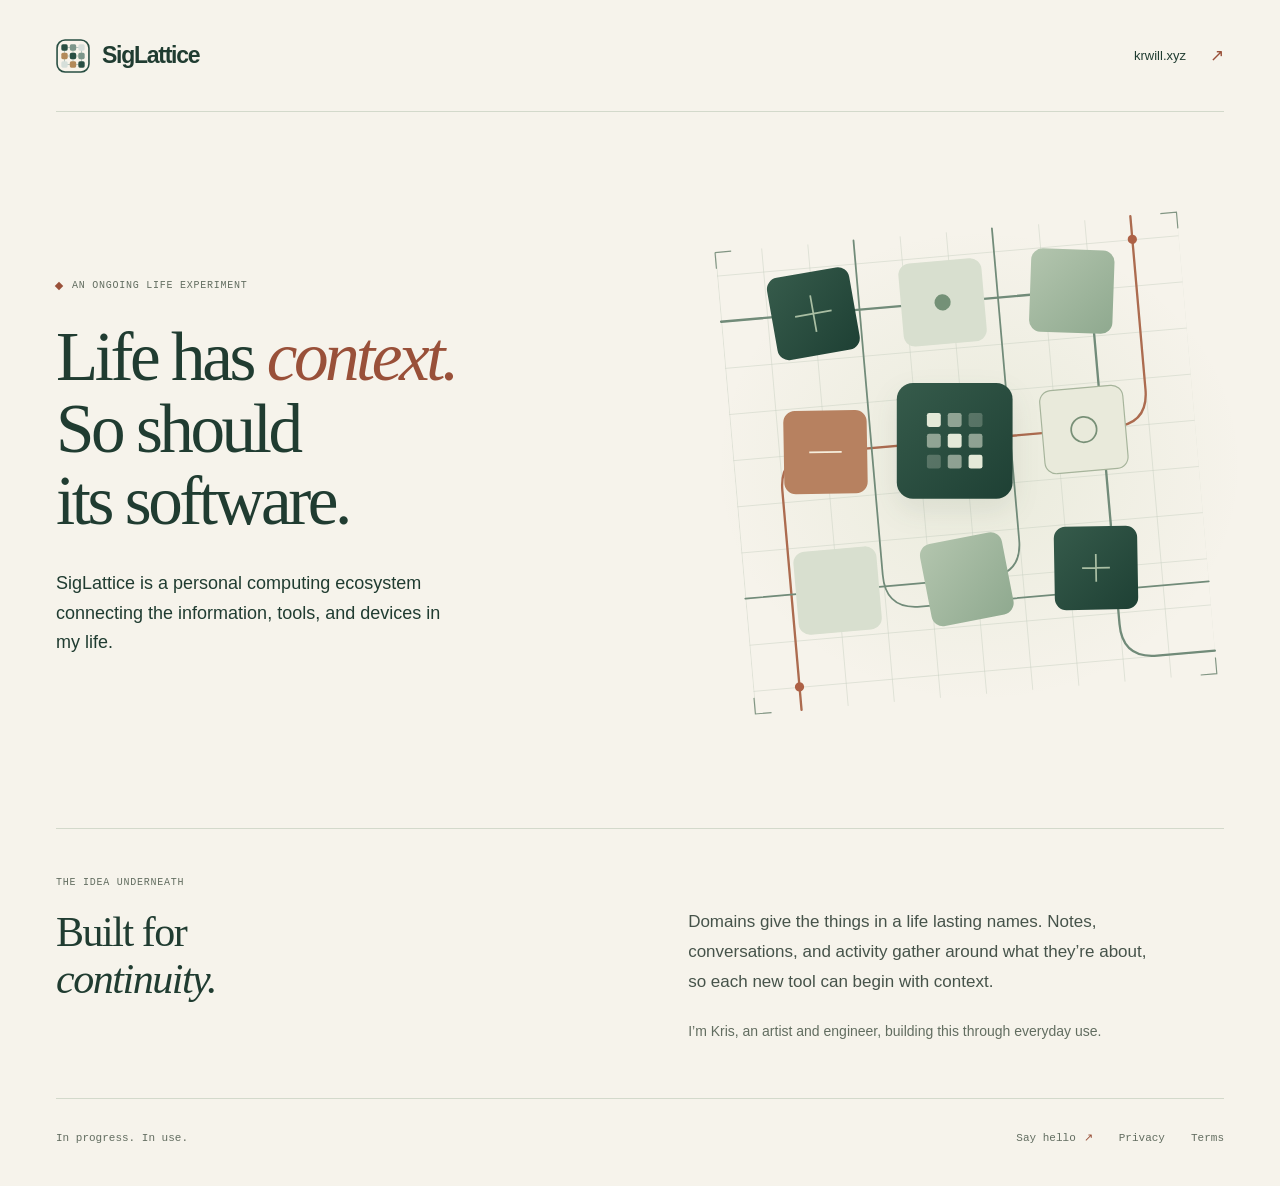
<file: index.html>
<!doctype html>
<html lang="en">
<head>
  <meta charset="utf-8">
  <meta name="viewport" content="width=device-width, initial-scale=1">
  <title>SigLattice — a life in context</title>
  <meta name="description" content="A personal computing ecosystem connecting information, tools, and devices around the things in a life. An ongoing experiment by Kris.">
  <link rel="canonical" href="https://siglattice.com/">
  <meta property="og:title" content="SigLattice — a life in context">
  <meta property="og:description" content="Life has context. So should its software. An ongoing experiment in personal computing.">
  <meta property="og:type" content="website">
  <meta property="og:url" content="https://siglattice.com/">
  <meta name="theme-color" content="#f6f3eb">
  <link rel="icon" href="/assets/siglattice-mark.svg" type="image/svg+xml">
  <link rel="apple-touch-icon" href="/assets/siglattice-mark-512.png">
  <link rel="stylesheet" href="/assets/primer.css">
</head>
<body>
  <a class="skip-link" href="#introduction">Skip to introduction</a>
  <div class="page">
    <header class="masthead">
      <a class="identity" href="/" aria-label="SigLattice home"><img src="/assets/siglattice-mark.svg" alt="" width="34" height="34"><span>SigLattice</span></a>
      <a class="maker" href="https://krwill.xyz/">krwill.xyz <span aria-hidden="true">↗</span></a>
    </header>
    <main id="introduction">
      <section class="opening" aria-labelledby="title">
        <div class="opening-copy">
          <p class="eyebrow"><span class="small-mark" aria-hidden="true"></span>An ongoing life experiment</p>
          <h1 id="title">Life has <em>context.</em><br>So should<br>its software.</h1>
          <p class="lead">SigLattice is a personal computing ecosystem connecting the information, tools, and devices in my life.</p>
        </div>
        <div class="artwork" aria-hidden="true">
          <svg class="lattice" viewBox="0 0 480 520" xmlns="http://www.w3.org/2000/svg">
            <defs>
              <pattern id="paper-grid" width="40" height="40" patternUnits="userSpaceOnUse"><path d="M40 0H0V40" fill="none" stroke="#c6cec0" stroke-width=".8"/></pattern>
              <linearGradient id="tile-green" x1="0" y1="0" x2="1" y2="1"><stop stop-color="#365b4b"/><stop offset="1" stop-color="#1e4034"/></linearGradient>
              <linearGradient id="tile-sage" x1="0" y1="0" x2="1" y2="1"><stop stop-color="#b3c5ae"/><stop offset="1" stop-color="#8fa98f"/></linearGradient>
            </defs>
            <rect class="grid-field" x="40" y="60" width="400" height="400" fill="url(#paper-grid)"/>
            <path d="M40 60h14M40 60v14M440 446v14h-14M426 60h14v14M40 446v14h14" fill="none" stroke="#819583" stroke-width="1"/>
            <g class="threads" fill="none" stroke-linecap="round" stroke-linejoin="round">
              <path d="M40 120H330Q360 120 360 150V410Q360 440 390 440H440" stroke="#718b79" stroke-width="2"/>
              <path d="M80 460V270Q80 240 110 240H370Q400 240 400 210V60" stroke="#ac6b4f" stroke-width="2"/>
              <path d="M160 60V350Q160 380 190 380H440" stroke="#718b79" stroke-width="1.5"/>
              <path d="M40 360H250Q280 360 280 330V60" stroke="#718b79" stroke-width="1.5"/>
            </g>
            <g class="tile tile-one"><rect x="84" y="84" width="72" height="72" rx="10" fill="url(#tile-green)"/><path d="M104 120h32M120 104v32" stroke="#a9bea3" stroke-width="1.5"/></g>
            <g class="tile tile-two"><rect x="196" y="84" width="72" height="72" rx="10" fill="#d8dfcf"/><circle cx="232" cy="120" r="7" fill="#749177"/></g>
            <g class="tile tile-three"><rect x="308" y="84" width="72" height="72" rx="10" fill="url(#tile-sage)"/></g>
            <g class="tile tile-four"><rect x="84" y="204" width="72" height="72" rx="10" fill="#b78160"/><path d="M106 240h28" stroke="#f6eedc" stroke-width="1.5"/></g>
            <g class="tile tile-center"><rect x="182" y="190" width="100" height="100" rx="14" fill="url(#tile-green)"/><g fill="#e4e9d8"><rect x="208" y="216" width="12" height="12" rx="2"/><rect x="226" y="216" width="12" height="12" rx="2" opacity=".55"/><rect x="244" y="216" width="12" height="12" rx="2" opacity=".25"/><rect x="208" y="234" width="12" height="12" rx="2" opacity=".55"/><rect x="226" y="234" width="12" height="12" rx="2"/><rect x="244" y="234" width="12" height="12" rx="2" opacity=".55"/><rect x="208" y="252" width="12" height="12" rx="2" opacity=".25"/><rect x="226" y="252" width="12" height="12" rx="2" opacity=".55"/><rect x="244" y="252" width="12" height="12" rx="2"/></g></g>
            <g class="tile tile-six"><rect x="308" y="204" width="72" height="72" rx="10" fill="#e9eadb" stroke="#a6b49b"/><circle cx="344" cy="240" r="11" fill="none" stroke="#789077" stroke-width="1.5"/></g>
            <g class="tile tile-seven"><rect x="84" y="324" width="72" height="72" rx="10" fill="#d8dfcf"/></g>
            <g class="tile tile-eight"><rect x="196" y="324" width="72" height="72" rx="10" fill="url(#tile-sage)"/></g>
            <g class="tile tile-nine"><rect x="308" y="324" width="72" height="72" rx="10" fill="url(#tile-green)"/><path d="M332 360h24m-12-12v24" stroke="#a9bea3" stroke-width="1.5"/></g>
            <g fill="#ad6146"><circle cx="80" cy="440" r="4"/><circle cx="400" cy="80" r="4"/></g>
          </svg>
        </div>
      </section>
      <section class="continuity" aria-labelledby="continuity-title">
        <div class="section-heading"><p class="eyebrow">The idea underneath</p><h2 id="continuity-title">Built for<br><em>continuity.</em></h2></div>
        <div class="continuity-copy"><p>Domains give the things in a life lasting names. Notes, conversations, and activity gather around what they’re about, so each new tool can begin with context.</p><p class="author">I’m Kris, an artist and engineer, building this through everyday use.</p></div>
      </section>
    </main>
    <footer class="footer"><span>In progress. In use.</span><nav aria-label="Contact and policies"><a href="mailto:kristopher.williams@fastmail.com">Say hello <span aria-hidden="true">↗</span></a><a href="/privacy-policy/">Privacy</a><a href="/terms-of-service/">Terms</a></nav></footer>
  </div>
</body>
</html>
</file>
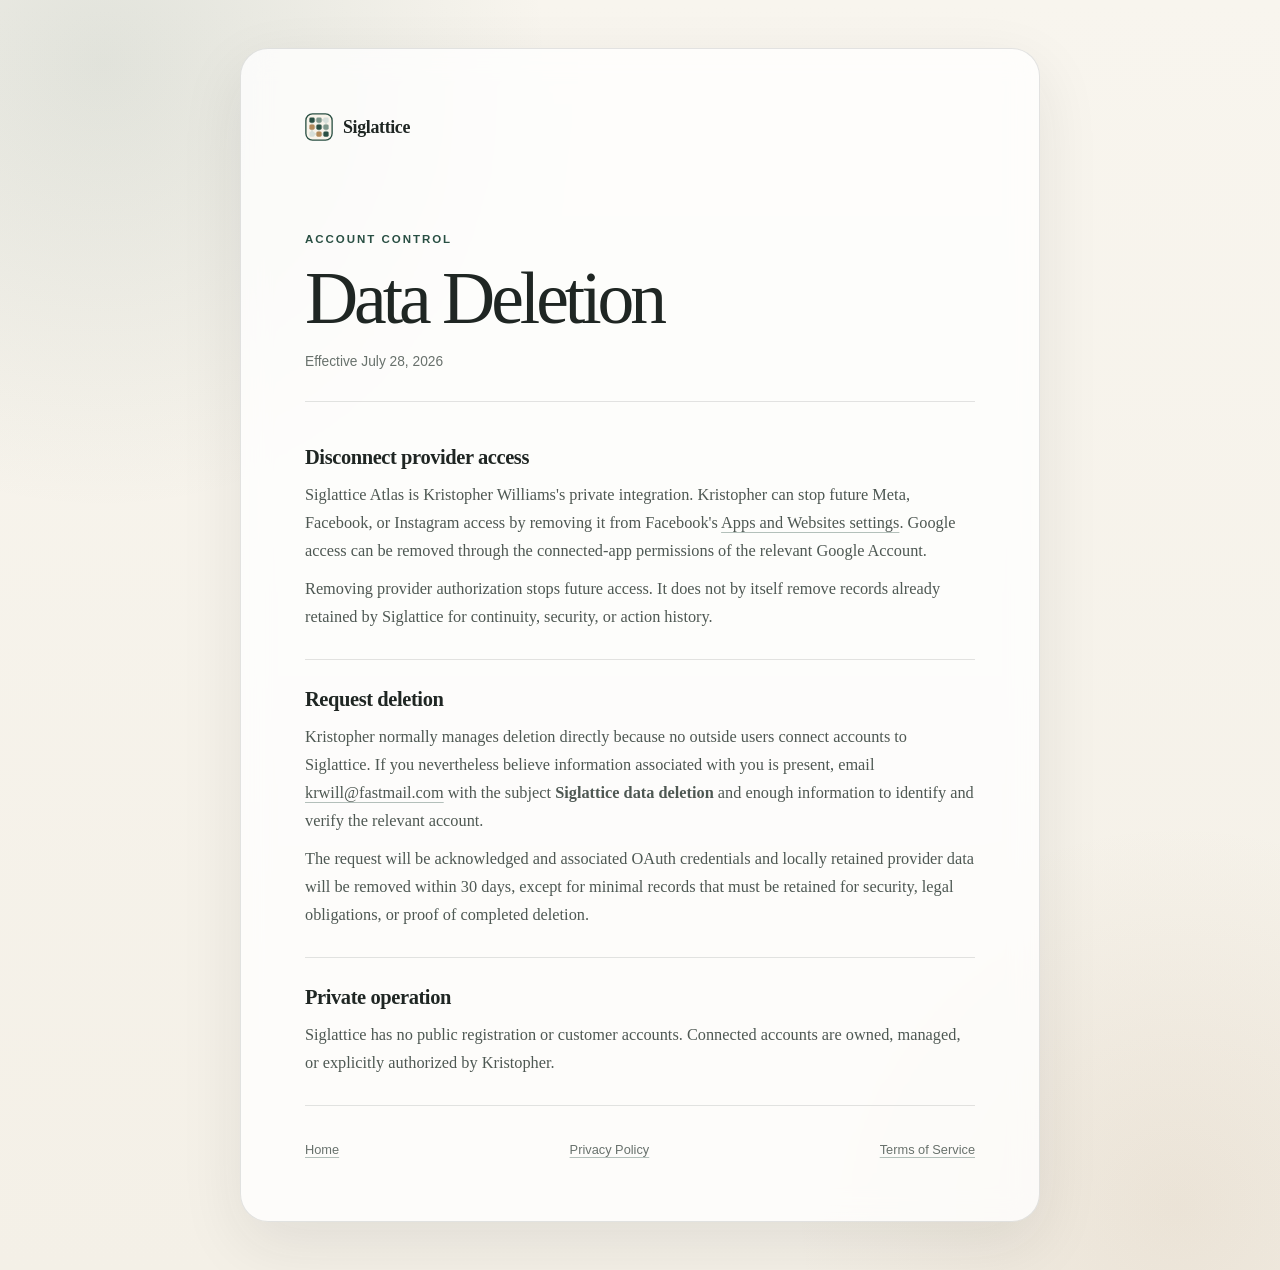
<file: data-deletion/index.html>
<!doctype html>
<html lang="en">
  <head>
    <meta charset="utf-8">
    <meta name="viewport" content="width=device-width, initial-scale=1">
    <title>Data Deletion · Siglattice</title>
    <meta name="description" content="Instructions for requesting deletion of data retained by Siglattice.">
    <link rel="icon" href="/assets/siglattice-mark.svg" type="image/svg+xml">
    <link rel="apple-touch-icon" href="/assets/siglattice-mark-512.png">
    <link rel="stylesheet" href="/assets/site.css">
  </head>
  <body>
    <main class="page">
      <article class="frame document">
        <header class="document-header">
          <a class="wordmark" href="/"><img src="/assets/siglattice-mark.svg" alt="">Siglattice</a>
          <p class="eyebrow">Account control</p>
          <h1>Data Deletion</h1>
          <p class="effective">Effective July 28, 2026</p>
        </header>

        <div class="document-content">
          <section>
            <h2>Disconnect provider access</h2>
            <p>Siglattice Atlas is Kristopher Williams's private integration. Kristopher can stop future Meta, Facebook, or Instagram access by removing it from Facebook's <a href="https://www.facebook.com/settings?tab=applications">Apps and Websites settings</a>. Google access can be removed through the connected-app permissions of the relevant Google Account.</p>
            <p>Removing provider authorization stops future access. It does not by itself remove records already retained by Siglattice for continuity, security, or action history.</p>
          </section>

          <section>
            <h2>Request deletion</h2>
            <p>Kristopher normally manages deletion directly because no outside users connect accounts to Siglattice. If you nevertheless believe information associated with you is present, email <a href="mailto:krwill@fastmail.com?subject=Siglattice%20data%20deletion">krwill@fastmail.com</a> with the subject <strong>Siglattice data deletion</strong> and enough information to identify and verify the relevant account.</p>
            <p>The request will be acknowledged and associated OAuth credentials and locally retained provider data will be removed within 30 days, except for minimal records that must be retained for security, legal obligations, or proof of completed deletion.</p>
          </section>

          <section>
            <h2>Private operation</h2>
            <p>Siglattice has no public registration or customer accounts. Connected accounts are owned, managed, or explicitly authorized by Kristopher.</p>
          </section>
        </div>

        <footer class="site-footer">
          <span><a href="/">Home</a></span>
          <span><a href="/privacy-policy/">Privacy Policy</a></span>
          <span><a href="/terms-of-service/">Terms of Service</a></span>
        </footer>
      </article>
    </main>
  </body>
</html>
</file>
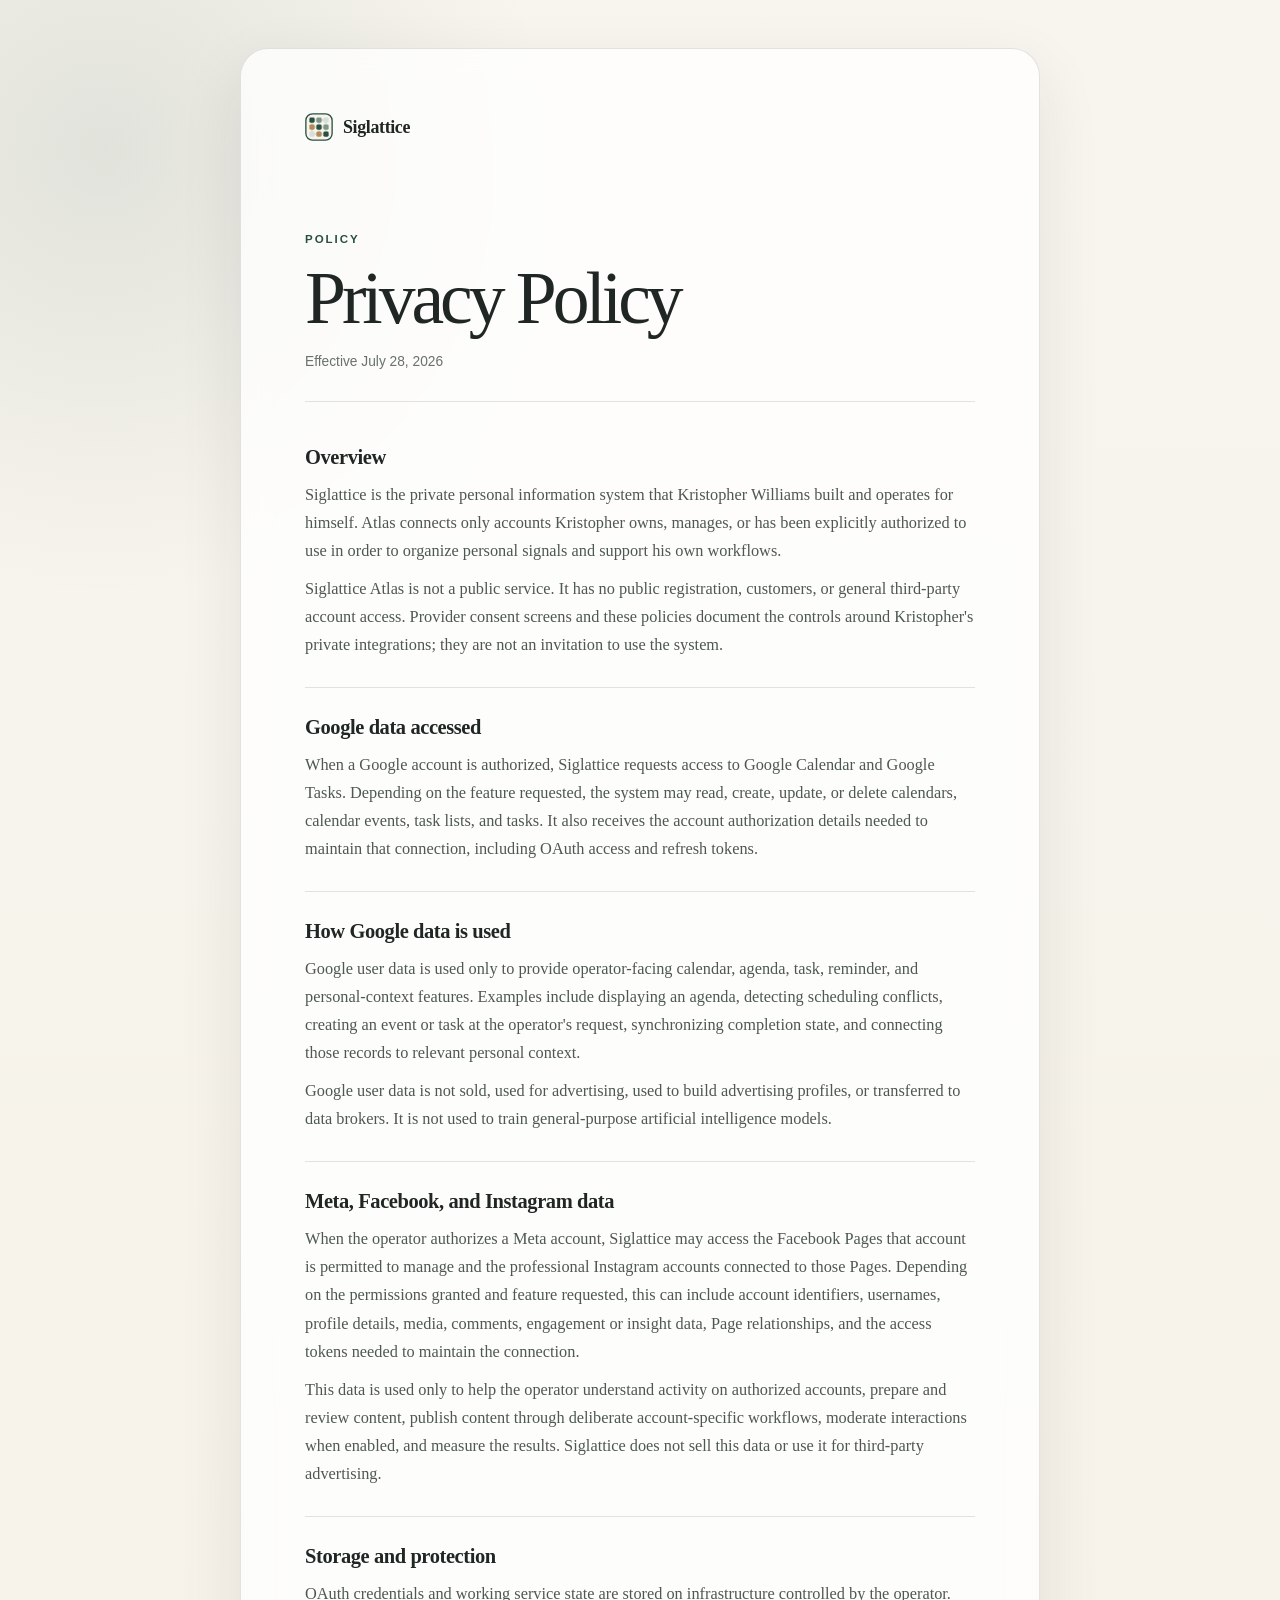
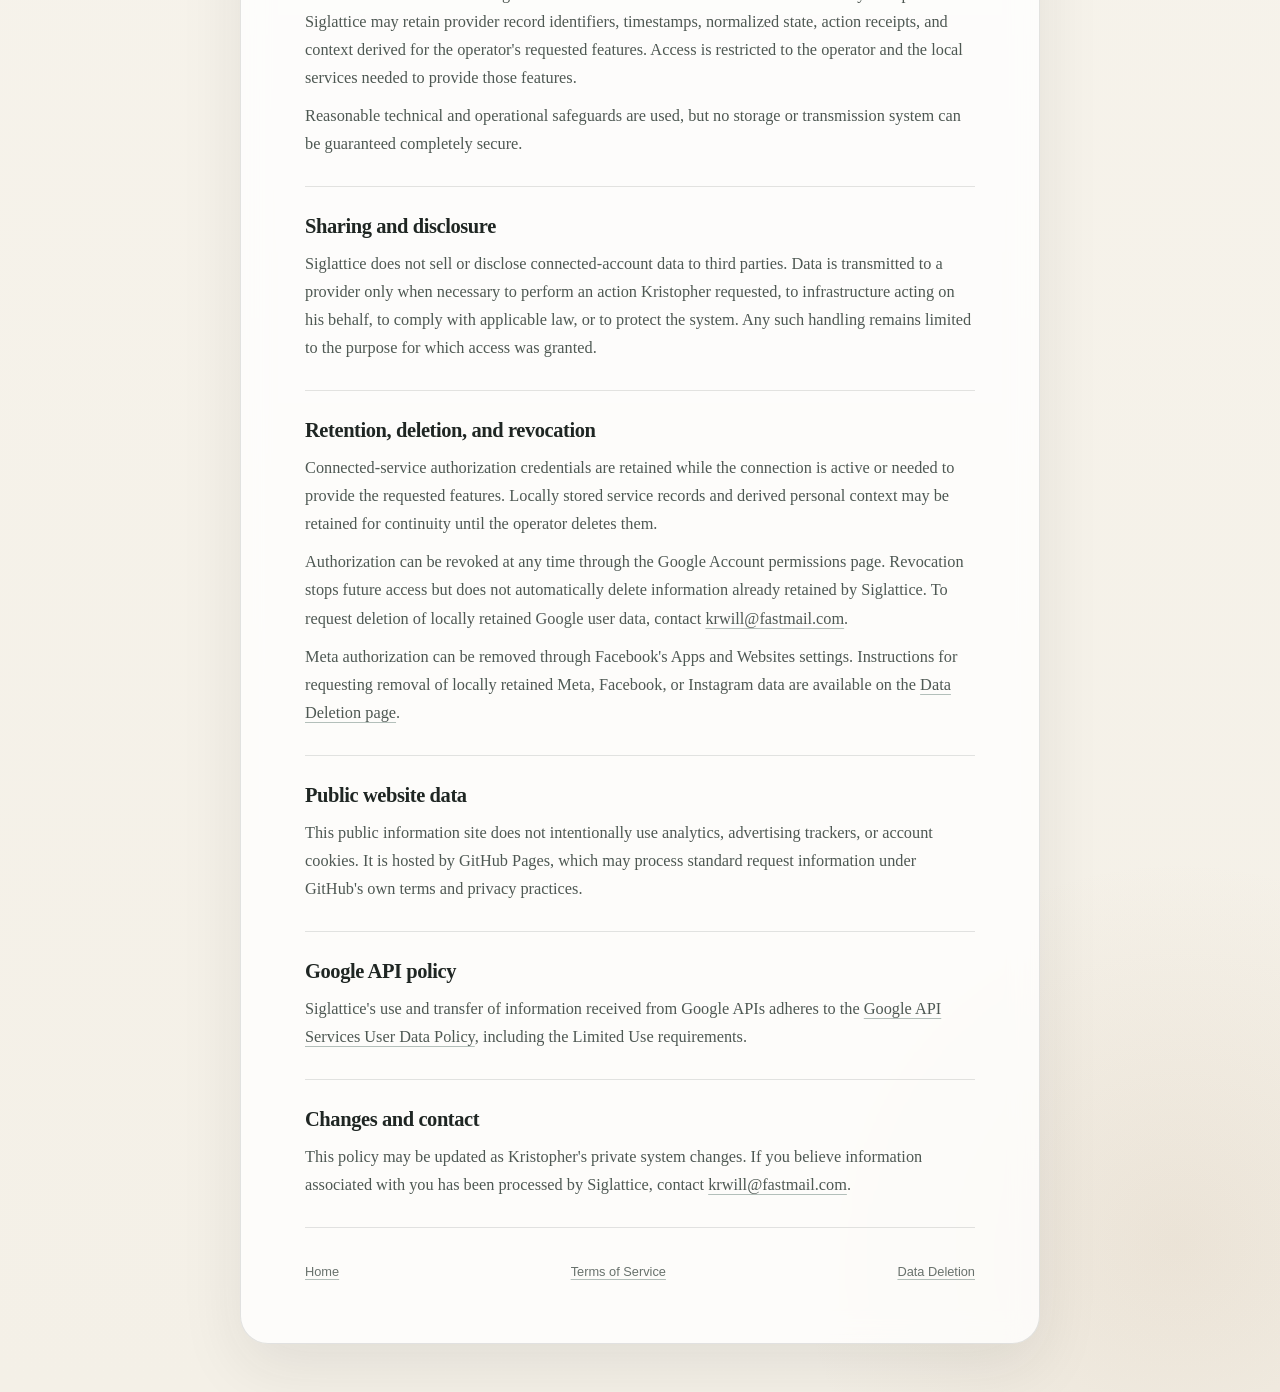
<file: privacy-policy/index.html>
<!doctype html>
<html lang="en">
  <head>
    <meta charset="utf-8">
    <meta name="viewport" content="width=device-width, initial-scale=1">
    <title>Privacy Policy · Siglattice</title>
    <meta name="description" content="Privacy policy for Siglattice and its use of connected-service data.">
    <link rel="icon" href="/assets/siglattice-mark.svg" type="image/svg+xml">
    <link rel="apple-touch-icon" href="/assets/siglattice-mark-512.png">
    <link rel="stylesheet" href="/assets/site.css">
  </head>
  <body>
    <main class="page">
      <article class="frame document">
        <header class="document-header">
          <a class="wordmark" href="/"><img src="/assets/siglattice-mark.svg" alt="">Siglattice</a>
          <p class="eyebrow">Policy</p>
          <h1>Privacy Policy</h1>
          <p class="effective">Effective July 28, 2026</p>
        </header>

        <div class="document-content">
          <section>
            <h2>Overview</h2>
            <p>Siglattice is the private personal information system that Kristopher Williams built and operates for himself. Atlas connects only accounts Kristopher owns, manages, or has been explicitly authorized to use in order to organize personal signals and support his own workflows.</p>
            <p>Siglattice Atlas is not a public service. It has no public registration, customers, or general third-party account access. Provider consent screens and these policies document the controls around Kristopher's private integrations; they are not an invitation to use the system.</p>
          </section>

          <section>
            <h2>Google data accessed</h2>
            <p>When a Google account is authorized, Siglattice requests access to Google Calendar and Google Tasks. Depending on the feature requested, the system may read, create, update, or delete calendars, calendar events, task lists, and tasks. It also receives the account authorization details needed to maintain that connection, including OAuth access and refresh tokens.</p>
          </section>

          <section>
            <h2>How Google data is used</h2>
            <p>Google user data is used only to provide operator-facing calendar, agenda, task, reminder, and personal-context features. Examples include displaying an agenda, detecting scheduling conflicts, creating an event or task at the operator's request, synchronizing completion state, and connecting those records to relevant personal context.</p>
            <p>Google user data is not sold, used for advertising, used to build advertising profiles, or transferred to data brokers. It is not used to train general-purpose artificial intelligence models.</p>
          </section>

          <section>
            <h2>Meta, Facebook, and Instagram data</h2>
            <p>When the operator authorizes a Meta account, Siglattice may access the Facebook Pages that account is permitted to manage and the professional Instagram accounts connected to those Pages. Depending on the permissions granted and feature requested, this can include account identifiers, usernames, profile details, media, comments, engagement or insight data, Page relationships, and the access tokens needed to maintain the connection.</p>
            <p>This data is used only to help the operator understand activity on authorized accounts, prepare and review content, publish content through deliberate account-specific workflows, moderate interactions when enabled, and measure the results. Siglattice does not sell this data or use it for third-party advertising.</p>
          </section>

          <section>
            <h2>Storage and protection</h2>
            <p>OAuth credentials and working service state are stored on infrastructure controlled by the operator. Siglattice may retain provider record identifiers, timestamps, normalized state, action receipts, and context derived for the operator's requested features. Access is restricted to the operator and the local services needed to provide those features.</p>
            <p>Reasonable technical and operational safeguards are used, but no storage or transmission system can be guaranteed completely secure.</p>
          </section>

          <section>
            <h2>Sharing and disclosure</h2>
            <p>Siglattice does not sell or disclose connected-account data to third parties. Data is transmitted to a provider only when necessary to perform an action Kristopher requested, to infrastructure acting on his behalf, to comply with applicable law, or to protect the system. Any such handling remains limited to the purpose for which access was granted.</p>
          </section>

          <section>
            <h2>Retention, deletion, and revocation</h2>
            <p>Connected-service authorization credentials are retained while the connection is active or needed to provide the requested features. Locally stored service records and derived personal context may be retained for continuity until the operator deletes them.</p>
            <p>Authorization can be revoked at any time through the Google Account permissions page. Revocation stops future access but does not automatically delete information already retained by Siglattice. To request deletion of locally retained Google user data, contact <a href="mailto:krwill@fastmail.com">krwill@fastmail.com</a>.</p>
            <p>Meta authorization can be removed through Facebook's Apps and Websites settings. Instructions for requesting removal of locally retained Meta, Facebook, or Instagram data are available on the <a href="/data-deletion/">Data Deletion page</a>.</p>
          </section>

          <section>
            <h2>Public website data</h2>
            <p>This public information site does not intentionally use analytics, advertising trackers, or account cookies. It is hosted by GitHub Pages, which may process standard request information under GitHub's own terms and privacy practices.</p>
          </section>

          <section>
            <h2>Google API policy</h2>
            <p>Siglattice's use and transfer of information received from Google APIs adheres to the <a href="https://developers.google.com/terms/api-services-user-data-policy">Google API Services User Data Policy</a>, including the Limited Use requirements.</p>
          </section>

          <section>
            <h2>Changes and contact</h2>
            <p>This policy may be updated as Kristopher's private system changes. If you believe information associated with you has been processed by Siglattice, contact <a href="mailto:krwill@fastmail.com">krwill@fastmail.com</a>.</p>
          </section>
        </div>

        <footer class="site-footer">
          <span><a href="/">Home</a></span>
          <span><a href="/terms-of-service/">Terms of Service</a></span>
          <span><a href="/data-deletion/">Data Deletion</a></span>
        </footer>
      </article>
    </main>
  </body>
</html>
</file>
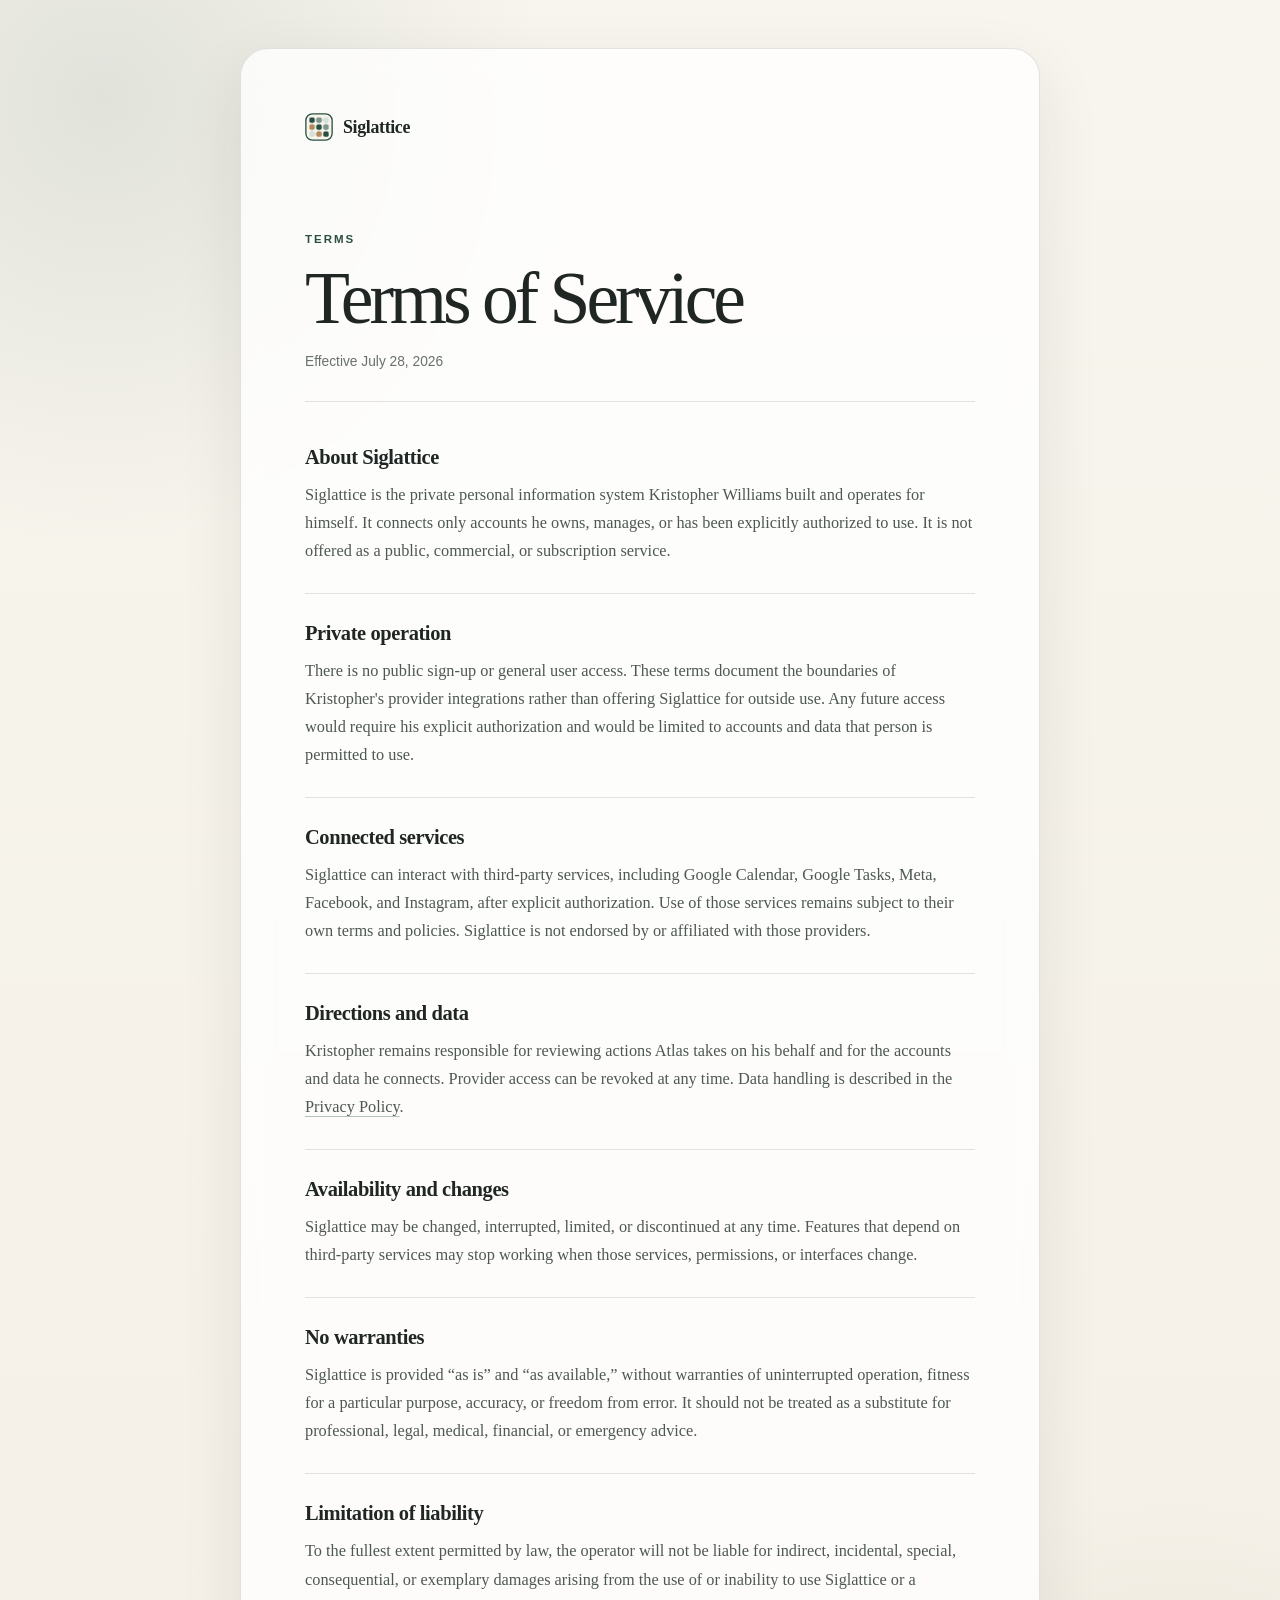
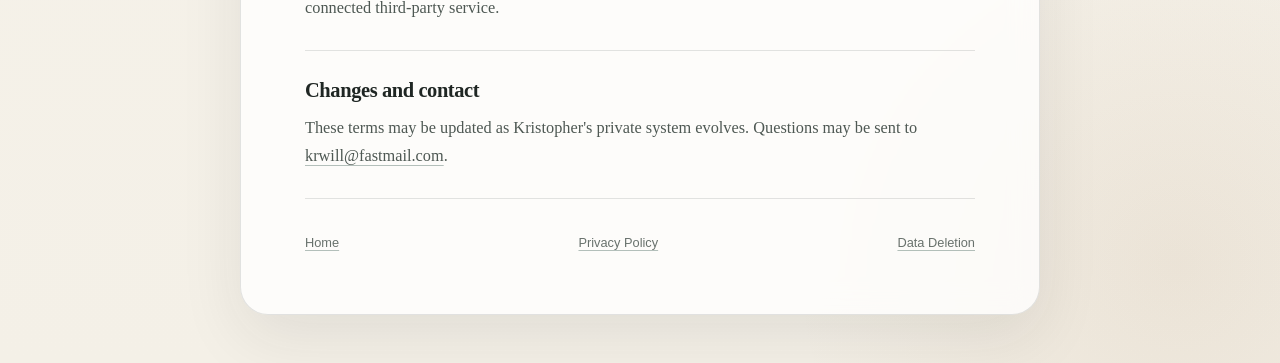
<file: terms-of-service/index.html>
<!doctype html>
<html lang="en">
  <head>
    <meta charset="utf-8">
    <meta name="viewport" content="width=device-width, initial-scale=1">
    <title>Terms of Service · Siglattice</title>
    <meta name="description" content="Terms of service for Siglattice.">
    <link rel="icon" href="/assets/siglattice-mark.svg" type="image/svg+xml">
    <link rel="apple-touch-icon" href="/assets/siglattice-mark-512.png">
    <link rel="stylesheet" href="/assets/site.css">
  </head>
  <body>
    <main class="page">
      <article class="frame document">
        <header class="document-header">
          <a class="wordmark" href="/"><img src="/assets/siglattice-mark.svg" alt="">Siglattice</a>
          <p class="eyebrow">Terms</p>
          <h1>Terms of Service</h1>
          <p class="effective">Effective July 28, 2026</p>
        </header>

        <div class="document-content">
          <section>
            <h2>About Siglattice</h2>
            <p>Siglattice is the private personal information system Kristopher Williams built and operates for himself. It connects only accounts he owns, manages, or has been explicitly authorized to use. It is not offered as a public, commercial, or subscription service.</p>
          </section>

          <section>
            <h2>Private operation</h2>
            <p>There is no public sign-up or general user access. These terms document the boundaries of Kristopher's provider integrations rather than offering Siglattice for outside use. Any future access would require his explicit authorization and would be limited to accounts and data that person is permitted to use.</p>
          </section>

          <section>
            <h2>Connected services</h2>
            <p>Siglattice can interact with third-party services, including Google Calendar, Google Tasks, Meta, Facebook, and Instagram, after explicit authorization. Use of those services remains subject to their own terms and policies. Siglattice is not endorsed by or affiliated with those providers.</p>
          </section>

          <section>
            <h2>Directions and data</h2>
            <p>Kristopher remains responsible for reviewing actions Atlas takes on his behalf and for the accounts and data he connects. Provider access can be revoked at any time. Data handling is described in the <a href="/privacy-policy/">Privacy Policy</a>.</p>
          </section>

          <section>
            <h2>Availability and changes</h2>
            <p>Siglattice may be changed, interrupted, limited, or discontinued at any time. Features that depend on third-party services may stop working when those services, permissions, or interfaces change.</p>
          </section>

          <section>
            <h2>No warranties</h2>
            <p>Siglattice is provided “as is” and “as available,” without warranties of uninterrupted operation, fitness for a particular purpose, accuracy, or freedom from error. It should not be treated as a substitute for professional, legal, medical, financial, or emergency advice.</p>
          </section>

          <section>
            <h2>Limitation of liability</h2>
            <p>To the fullest extent permitted by law, the operator will not be liable for indirect, incidental, special, consequential, or exemplary damages arising from the use of or inability to use Siglattice or a connected third-party service.</p>
          </section>

          <section>
            <h2>Changes and contact</h2>
            <p>These terms may be updated as Kristopher's private system evolves. Questions may be sent to <a href="mailto:krwill@fastmail.com">krwill@fastmail.com</a>.</p>
          </section>
        </div>

        <footer class="site-footer">
          <span><a href="/">Home</a></span>
          <span><a href="/privacy-policy/">Privacy Policy</a></span>
          <span><a href="/data-deletion/">Data Deletion</a></span>
        </footer>
      </article>
    </main>
  </body>
</html>
</file>
<file: assets/primer.css>
/* Hand-authored SigLattice introduction; policies retain site.css. */
:root {
  color-scheme: light;
  --paper: #f6f3eb;
  --ink: #203c31;
  --body: #46534a;
  --muted: #626d60;
  --line: #d3d9cb;
  --rust: #995039;
  --serif: "Iowan Old Style", "Palatino Linotype", Palatino, Georgia, serif;
  --sans: "Avenir Next", Avenir, "Segoe UI", sans-serif;
  --mono: ui-monospace, SFMono-Regular, Consolas, monospace;
}
* { box-sizing: border-box; }
html { background: var(--paper); }
body { margin: 0; color: var(--ink); font-family: var(--sans); -webkit-font-smoothing: antialiased; }
a { color: inherit; text-decoration-thickness: 1px; text-underline-offset: 5px; }
a:hover { color: var(--rust); }
a:focus-visible { outline: 2px solid var(--rust); outline-offset: 5px; }
::selection { background: #d7dfc9; color: #173628; }
h1, h2, p { margin: 0; }
p { text-wrap: pretty; }
.page { width: min(100% - 112px, 1184px); margin: 0 auto; }
.skip-link { position: absolute; top: -100px; z-index: 10; background: var(--paper); padding: 14px; }
.skip-link:focus { top: 8px; }
.masthead { min-height: 112px; display: flex; justify-content: space-between; align-items: center; border-bottom: 1px solid var(--line); }
.identity { display: inline-flex; align-items: center; gap: 12px; min-height: 44px; font-size: 23px; letter-spacing: -.055em; font-weight: 550; text-decoration: none; }
.identity img { display: block; }
.maker { display: inline-flex; gap: 24px; align-items: center; min-height: 44px; font-size: 13px; text-decoration: none; }
.maker span { color: var(--rust); font-size: 17px; }
.opening { display: grid; grid-template-columns: 1.12fr 1fr; align-items: center; gap: 32px; padding: 60px 0 64px; }
.eyebrow { display: flex; align-items: center; gap: 10px; color: var(--muted); font: 10px/1.6 var(--mono); letter-spacing: .075em; text-transform: uppercase; }
.small-mark { width: 6px; height: 6px; background: var(--rust); transform: rotate(45deg); flex-shrink: 0; }
h1 { margin-top: 27px; font: 400 clamp(48px, 5.4vw, 74px)/1.04 var(--serif); letter-spacing: -.05em; }
h1 em { font-weight: 400; color: var(--rust); }
.lead { max-width: 440px; margin-top: 32px; color: var(--ink); font-size: 18px; line-height: 1.65; }
.artwork { position: relative; margin: -10px -20px 0 0; }
.artwork::before { content: ""; position: absolute; inset: 12% 1% 11% 6%; border-radius: 50%; background: radial-gradient(ellipse, #dce2cc80, #eeeede00 72%); }
.lattice { position: relative; display: block; width: 100%; height: auto; transform: rotate(-5deg); overflow: visible; }
.tile { transform-box: fill-box; transform-origin: center; }
.tile-one { transform: rotate(-5deg); }
.tile-three { transform: rotate(7deg); }
.tile-four { transform: rotate(4deg); }
.tile-center { transform: rotate(5deg); filter: drop-shadow(0 10px 12px #243f3215); }
.tile-eight { transform: rotate(-6deg); }
.tile-nine { transform: rotate(4deg); }
@media (hover: hover) and (prefers-reduced-motion: no-preference) {
  .tile { transition: transform 650ms cubic-bezier(.22,.68,0,1); }
  .artwork:hover .tile { transform: rotate(0); }
}
.continuity { display: grid; grid-template-columns: 1.12fr 1fr; gap: 32px; padding: 46px 0 54px; border-top: 1px solid var(--line); }
h2 { margin-top: 18px; font: 400 42px/1.12 var(--serif); letter-spacing: -.035em; }
h2 em { font-weight: 400; }
.continuity-copy { padding-top: 32px; max-width: 460px; color: var(--body); font-size: 17px; line-height: 1.75; }
.author { margin-top: 24px; font-size: 14px; line-height: 1.7; color: var(--muted); }
.footer { display: flex; justify-content: space-between; align-items: center; gap: 16px; padding: 18px 0 25px; border-top: 1px solid var(--line); color: var(--muted); font: 11px/1.6 var(--mono); }
.footer nav { display: flex; gap: 26px; }
.footer a { min-height: 44px; display: inline-flex; align-items: center; gap: 8px; text-decoration: none; }
.footer a span { color: var(--rust); }
@media (max-width: 1000px) {
  .page { width: calc(100% - 72px); }
  .opening { gap: 14px; padding: 56px 0; }
  h1 { font-size: clamp(44px, 6.2vw, 65px); }
  .lead { font-size: 17px; margin-top: 26px; }
  .artwork { margin-right: -12px; }
  .continuity { grid-template-columns: .85fr 1fr; gap: 40px; }
  h2 { font-size: 37px; }
  .continuity-copy { font-size: 16px; }
}
@media (max-width: 680px) {
  .page { width: calc(100% - 48px); }
  .masthead { min-height: 83px; }
  .identity { gap: 9px; font-size: 22px; }
  .identity img { width: 30px; height: 30px; }
  .maker { gap: 12px; font-size: 12px; }
  .opening { grid-template-columns: 1fr; gap: 0; padding: 37px 0 30px; }
  .eyebrow { font-size: 9px; letter-spacing: .05em; }
  h1 { margin-top: 22px; font-size: clamp(43px, 11.5vw, 66px); line-height: 1.06; }
  .lead { max-width: 35ch; margin-top: 26px; font-size: 17px; line-height: 1.65; }
  .artwork { width: min(100%, 370px); margin: 10px auto -8px; }
  .lattice { height: 260px; }
  .continuity { grid-template-columns: 1fr; gap: 22px; padding: 33px 0 36px; }
  h2 { margin-top: 13px; font-size: 35px; }
  h2 br { display: none; }
  h2 em::before { content: " "; }
  .continuity-copy { padding: 0; max-width: 38ch; font-size: 16px; line-height: 1.75; }
  .author { margin-top: 20px; font-size: 14px; }
  .footer { flex-direction: column; align-items: flex-start; gap: 2px; padding: 22px 0; }
  .footer nav { gap: 28px; }
}
@media (max-width: 350px) {
  .page { width: calc(100% - 40px); }
  .identity { font-size: 20px; }
  .identity img { width: 27px; height: 27px; }
  .maker { font-size: 11px; gap: 8px; }
  h1 { font-size: 39px; }
  h2 { font-size: 32px; }
  .lattice { height: 230px; }
  .footer nav { gap: 24px; }
}
</file>
<file: assets/site.css>
:root {
  color-scheme: light;
  --bg: #f4f0e7;
  --panel: rgba(255, 255, 255, 0.78);
  --panel-solid: #fbfaf6;
  --text: #1f2623;
  --muted: #68716c;
  --accent: #294f43;
  --accent-soft: #dce7e1;
  --line: rgba(31, 38, 35, 0.12);
  --shadow: 0 22px 64px rgba(31, 38, 35, 0.09);
}

* {
  box-sizing: border-box;
}

html {
  min-height: 100%;
  background:
    radial-gradient(circle at 8% 5%, rgba(41, 79, 67, 0.11), transparent 28rem),
    radial-gradient(circle at 92% 95%, rgba(154, 112, 69, 0.1), transparent 24rem),
    linear-gradient(180deg, #f8f5ee 0%, var(--bg) 100%);
}

body {
  margin: 0;
  min-height: 100vh;
  color: var(--text);
  font-family: "Avenir Next", Avenir, "Segoe UI", sans-serif;
  -webkit-font-smoothing: antialiased;
}

a {
  color: inherit;
  text-decoration-color: rgba(41, 79, 67, 0.35);
  text-decoration-thickness: 1px;
  text-underline-offset: 0.22em;
}

a:hover,
a:focus-visible {
  color: var(--accent);
  text-decoration-color: currentColor;
}

.page {
  min-height: 100vh;
  padding: clamp(18px, 4vw, 48px);
}

.page-home {
  display: grid;
  place-items: center;
}

.frame {
  width: min(980px, 100%);
  border: 1px solid var(--line);
  border-radius: 28px;
  background: var(--panel);
  box-shadow: var(--shadow);
  backdrop-filter: blur(14px);
}

.hero {
  padding: clamp(22px, 5vw, 52px);
}

.topbar,
.site-footer {
  display: flex;
  align-items: center;
  justify-content: space-between;
  gap: 20px;
}

.wordmark {
  display: inline-flex;
  align-items: center;
  gap: 10px;
  color: var(--text);
  font-family: "Iowan Old Style", "Palatino Linotype", Georgia, serif;
  font-size: 1.12rem;
  font-weight: 600;
  letter-spacing: -0.02em;
  text-decoration: none;
}

.wordmark img {
  width: 28px;
  height: 28px;
}

.nav-links {
  display: flex;
  gap: 20px;
  color: var(--muted);
  font-size: 0.88rem;
}

.hero-copy {
  padding: clamp(64px, 12vw, 120px) 0 clamp(52px, 9vw, 90px);
}

.eyebrow {
  margin: 0 0 18px;
  color: var(--accent);
  font-size: 0.72rem;
  font-weight: 700;
  letter-spacing: 0.17em;
  text-transform: uppercase;
}

h1,
h2 {
  font-family: "Iowan Old Style", "Palatino Linotype", Georgia, serif;
}

h1 {
  max-width: 760px;
  margin: 0;
  font-size: clamp(2.65rem, 7.5vw, 5.4rem);
  font-weight: 500;
  letter-spacing: -0.055em;
  line-height: 0.96;
}

.lede {
  max-width: 670px;
  margin: 28px 0 0;
  color: var(--muted);
  font-size: clamp(1rem, 2vw, 1.16rem);
  line-height: 1.7;
}

.principles {
  display: grid;
  grid-template-columns: repeat(3, 1fr);
  border-top: 1px solid var(--line);
  border-bottom: 1px solid var(--line);
}

.principles article {
  padding: 24px 22px 24px 0;
}

.principles article + article {
  padding-left: 22px;
  border-left: 1px solid var(--line);
}

.principles h2 {
  margin: 0;
  font-size: 1rem;
  font-weight: 600;
}

.principles p {
  margin: 9px 0 0;
  color: var(--muted);
  font-size: 0.84rem;
  line-height: 1.55;
}

.site-footer {
  margin-top: 24px;
  color: var(--muted);
  font-size: 0.8rem;
}

.document {
  width: min(800px, 100%);
  margin: 0 auto;
  padding: clamp(24px, 6vw, 64px);
}

.document-header {
  padding-bottom: 32px;
  border-bottom: 1px solid var(--line);
}

.document-header .wordmark {
  margin-bottom: clamp(52px, 10vw, 92px);
}

.document h1 {
  font-size: clamp(2.35rem, 7vw, 4.6rem);
}

.effective {
  margin: 20px 0 0;
  color: var(--muted);
  font-size: 0.86rem;
}

.document-content {
  padding-top: 16px;
}

.document-content section {
  padding: 28px 0;
  border-bottom: 1px solid var(--line);
}

.document-content h2 {
  margin: 0 0 12px;
  font-size: 1.28rem;
  font-weight: 600;
  letter-spacing: -0.02em;
}

.document-content p,
.document-content li {
  color: #4e5853;
  font-family: "Iowan Old Style", "Palatino Linotype", Georgia, serif;
  font-size: 1.02rem;
  line-height: 1.72;
}

.document-content p {
  margin: 10px 0 0;
}

.document-content ul {
  margin: 12px 0 0;
  padding-left: 1.25rem;
}

.document-content li + li {
  margin-top: 8px;
}

.document .site-footer {
  padding-top: 12px;
}

@media (max-width: 700px) {
  .page {
    padding: 12px;
  }

  .frame {
    border-radius: 20px;
  }

  .hero-copy {
    padding-top: 72px;
  }

  .principles {
    grid-template-columns: 1fr;
  }

  .principles article {
    padding: 20px 0;
  }

  .principles article + article {
    padding-left: 0;
    border-top: 1px solid var(--line);
    border-left: 0;
  }

  .site-footer {
    align-items: flex-start;
    flex-direction: column;
    gap: 8px;
  }

  .document {
    padding: 24px 20px;
  }
}

@media (prefers-reduced-motion: reduce) {
  *,
  *::before,
  *::after {
    scroll-behavior: auto !important;
  }
}
</file>
